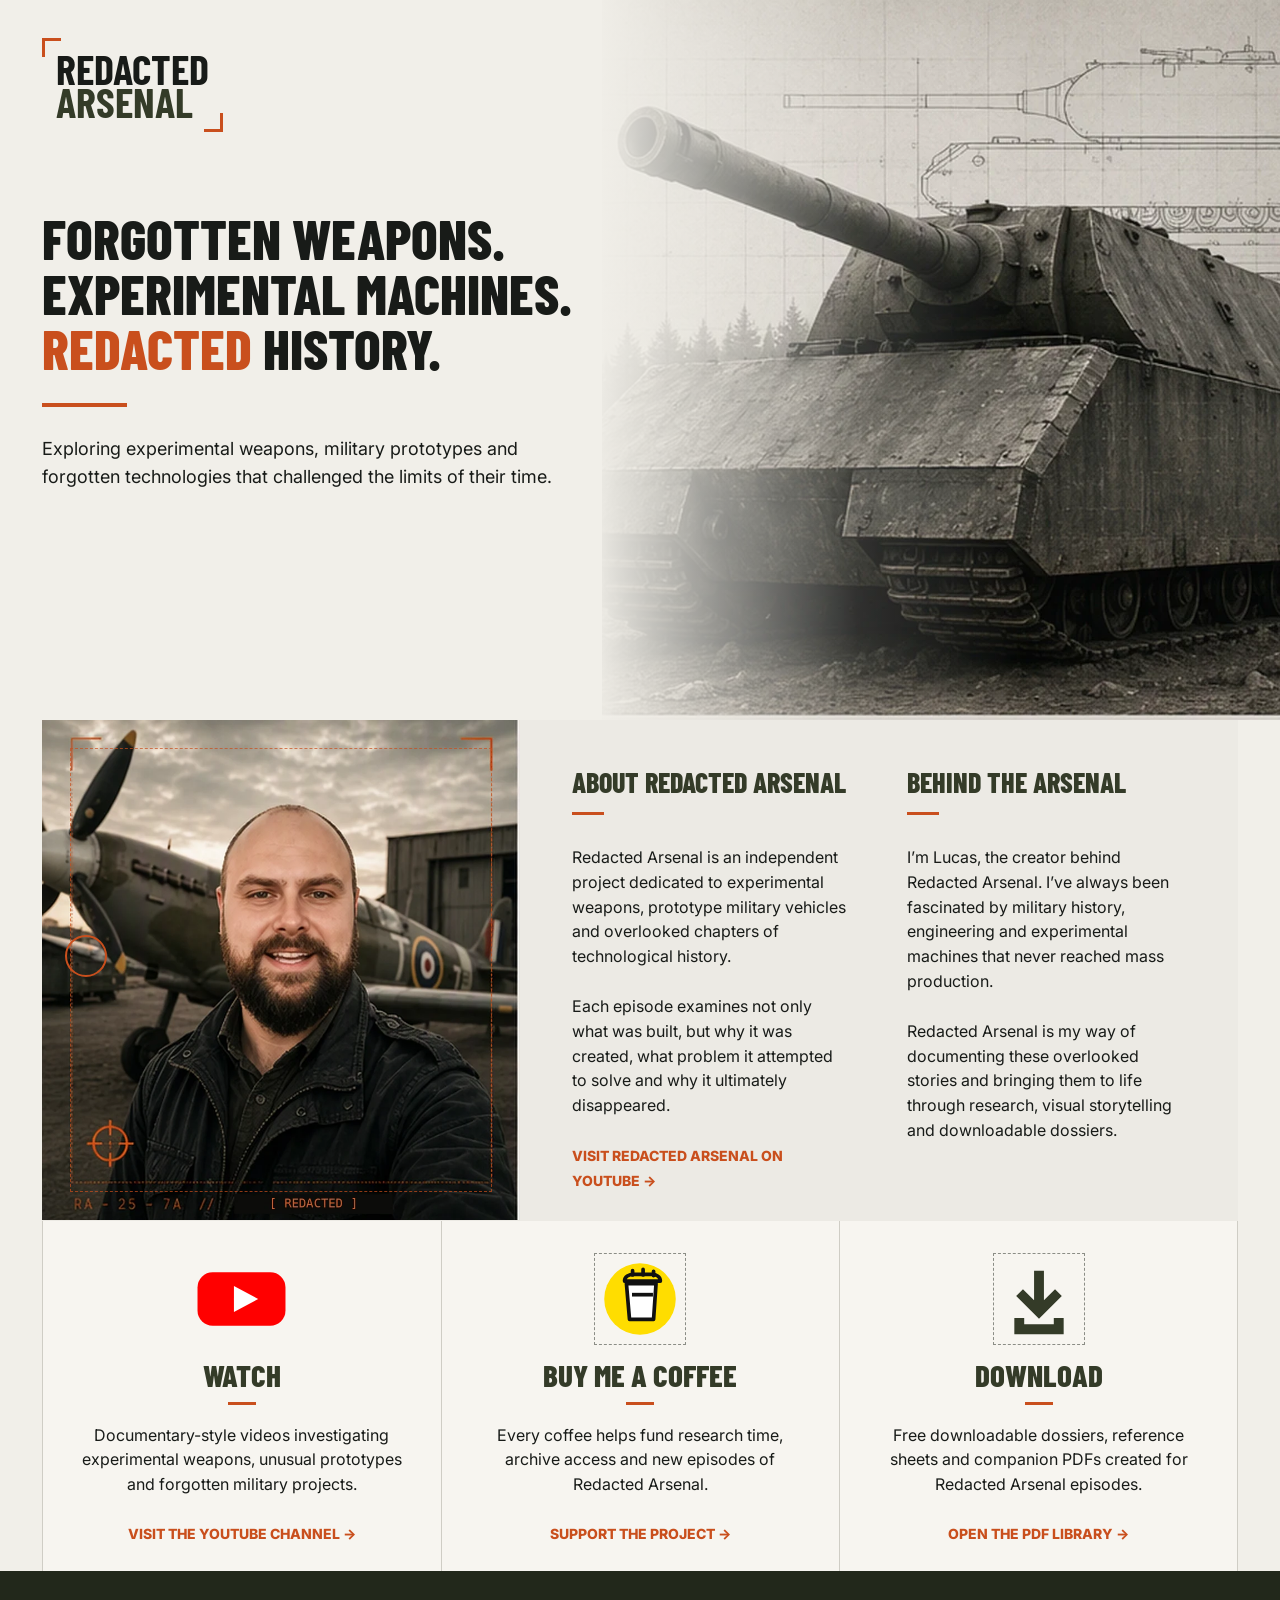
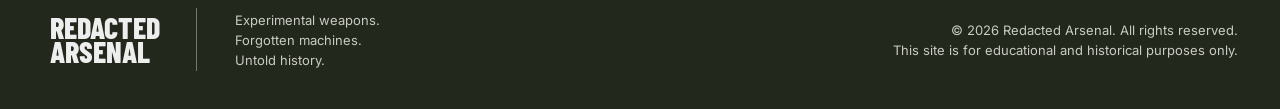
<file: index.html>
<!doctype html>
<html lang="en-GB">
<head>
  <meta charset="utf-8">
  <meta name="viewport" content="width=device-width,initial-scale=1">
  <meta name="description" content="Redacted Arsenal explores experimental weapons, military prototypes and forgotten technologies.">
  <meta name="theme-color" content="#f1efe9">
  <meta property="og:title" content="Redacted Arsenal">
  <meta property="og:description" content="Forgotten weapons. Experimental machines. Redacted history.">
  <meta property="og:url" content="https://lukaszsadlowsky-svg.github.io/redacted-arsenal/">
  <meta property="og:image" content="https://lukaszsadlowsky-svg.github.io/redacted-arsenal/assets/og-image.jpg">
  <meta property="og:image:width" content="1200">
  <meta property="og:image:height" content="630">
  <meta name="twitter:card" content="summary_large_image">
  <link rel="icon" type="image/svg+xml" href="assets/favicon.svg">
  <title>Redacted Arsenal</title>
  <link rel="preconnect" href="https://fonts.googleapis.com">
  <link rel="preconnect" href="https://fonts.gstatic.com" crossorigin>
  <link href="https://fonts.googleapis.com/css2?family=Barlow+Condensed:wght@700;800&family=Inter:wght@400;500;600&display=swap" rel="stylesheet">
  <link rel="stylesheet" href="styles.css">
</head>
<body>
<header class="hero"><div class="heroArt" aria-hidden="true"></div><div class="wrap heroContent"><a class="logo" href="#"><b>REDACTED</b><b>ARSENAL</b></a><div class="heroText"><h1>Forgotten weapons.<br>Experimental machines.<br><span>Redacted</span> history.</h1><i class="rule" aria-hidden="true"></i><p>Exploring experimental weapons, military prototypes and forgotten technologies that challenged the limits of their time.</p></div></div></header>
<main>
<section class="about wrap"><figure><img src="assets/lucas-profile.webp" alt="Lucas beside a Second World War-era fighter aircraft"><i class="target" aria-hidden="true"></i></figure><div class="copy"><article><h2>About Redacted Arsenal</h2><i class="short" aria-hidden="true"></i><p>Redacted Arsenal is an independent project dedicated to experimental weapons, prototype military vehicles and overlooked chapters of technological history.</p><p>Each episode examines not only what was built, but why it was created, what problem it attempted to solve and why it ultimately disappeared.</p><a href="https://www.youtube.com/@RedactedArsenal" target="_blank" rel="noopener noreferrer">Visit Redacted Arsenal on YouTube →</a></article><article><h2>Behind the Arsenal</h2><i class="short" aria-hidden="true"></i><p>I’m Lucas, the creator behind Redacted Arsenal. I’ve always been fascinated by military history, engineering and experimental machines that never reached mass production.</p><p>Redacted Arsenal is my way of documenting these overlooked stories and bringing them to life through research, visual storytelling and downloadable dossiers.</p></article></div></section>
<section class="cards wrap" aria-label="Redacted Arsenal links">
<a class="card youtube-card" href="https://www.youtube.com/@RedactedArsenal" target="_blank" rel="noopener noreferrer"><i class="icon youtube-icon"><img src="assets/youtube.svg" alt="YouTube play button" width="92" height="64"></i><h2>Watch</h2><i class="short centre" aria-hidden="true"></i><p>Documentary-style videos investigating experimental weapons, unusual prototypes and forgotten military projects.</p><b>Visit the YouTube channel →</b></a>
<a class="card" href="https://buymeacoffee.com/Redacted_Arsenal" target="_blank" rel="noopener noreferrer"><i class="icon"><img src="assets/buymeacoffee.svg" alt="" width="74" height="74"></i><h2>Buy me a coffee</h2><i class="short centre" aria-hidden="true"></i><p>Every coffee helps fund research time, archive access and new episodes of Redacted Arsenal.</p><b>Support the project →</b></a>
<a class="card" href="pdfs.html"><i class="icon"><img src="assets/download.svg" alt="" width="72" height="72"></i><h2>Download</h2><i class="short centre" aria-hidden="true"></i><p>Free downloadable dossiers, reference sheets and companion PDFs created for Redacted Arsenal episodes.</p><b>Open the PDF library →</b></a>
</section></main>
<footer><div class="wrap foot"><div class="footBrand"><strong>REDACTED<br>ARSENAL</strong><p>Experimental weapons.<br>Forgotten machines.<br>Untold history.</p></div><p>© 2026 Redacted Arsenal. All rights reserved.<br>This site is for educational and historical purposes only.</p></div></footer>
</body></html>
</file>
<file: styles.css>
:root{--paper:#f1efe9;--ink:#181b18;--olive:#343b28;--dark:#22281b;--orange:#c94f1d;--line:#cfcdc5}.wrap{width:min(100% - 84px,1450px);margin:auto}*{box-sizing:border-box}html{scroll-behavior:smooth}body{margin:0;background:var(--paper);color:var(--ink);font:16px/1.55 Inter,Arial,sans-serif}.hero{min-height:720px;position:relative;overflow:hidden;background:var(--paper)}.heroArt{position:absolute;inset:0 0 0 47%;background:url(assets/maus-hero.webp) center/cover no-repeat}.hero:after{content:"";position:absolute;inset:0;pointer-events:none;background:linear-gradient(90deg,var(--paper) 0 40%,rgba(241,239,233,.96) 47%,rgba(241,239,233,.18) 67%,transparent 80%)}.heroContent{position:relative;z-index:2;padding:38px 0 72px}.logo{display:inline-flex;flex-direction:column;text-decoration:none;color:var(--ink);font:800 42px/.78 'Barlow Condensed',sans-serif;padding:14px;position:relative}.logo b:last-child{color:var(--olive)}.logo:before,.logo:after{content:"";position:absolute;width:16px;height:16px}.logo:before{left:0;top:0;border-left:3px solid var(--orange);border-top:3px solid var(--orange)}.logo:after{right:0;bottom:0;border-right:3px solid var(--orange);border-bottom:3px solid var(--orange)}.heroText{margin-top:78px;width:610px}.hero h1{font:800 clamp(55px,4.35vw,76px)/.99 'Barlow Condensed',sans-serif;text-transform:uppercase;margin:0}.hero h1 span{color:var(--orange)}.rule,.short{display:block;width:85px;height:4px;background:var(--orange);margin:28px 0}.heroText p{max-width:540px;font-size:18px}.about{display:grid;grid-template-columns:40% 60%;background:#eceae4}.about figure{height:500px;position:relative;overflow:hidden;margin:0}.about figure:before{content:"";position:absolute;z-index:2;inset:28px;border:1px dashed rgba(201,79,29,.7)}.about img{width:100%;height:100%;object-fit:cover;object-position:center center;filter:none;image-rendering:auto}.target{position:absolute;z-index:3;left:23px;top:43%;width:42px;height:42px;border:2px solid var(--orange);border-radius:50%}.copy{display:grid;grid-template-columns:1fr 1fr;gap:55px;padding:48px 52px 28px}.copy h2,.card h2{font:800 28px/1 'Barlow Condensed',sans-serif;text-transform:uppercase;color:var(--olive);margin:0}.short{width:32px;height:3px;margin:16px 0 30px}.copy p{margin:0 0 25px}.copy a,.card b{color:var(--orange);text-transform:uppercase;text-decoration:none;font-weight:800;font-size:14px}.cards{position:relative;z-index:3;display:grid;grid-template-columns:repeat(3,1fr);background:#f7f5f0}.card{min-height:350px;padding:32px 38px 26px;border:0;border-left:1px solid var(--line);background:transparent;text-align:center;text-decoration:none;color:inherit;display:flex;flex-direction:column;align-items:center;font:inherit;cursor:pointer;transition:background .18s,transform .18s}.card:last-child{border-right:1px solid var(--line)}.card:hover,.card:focus-visible{background:white;transform:translateY(-3px);outline:2px solid var(--orange);outline-offset:-2px}.icon{width:92px;height:92px;border:1px dashed #8b8d86;display:grid;place-items:center;margin-bottom:14px;position:relative}.icon img{display:block;max-width:78px;max-height:74px;width:auto;height:auto;transition:transform .18s ease}.card:hover .icon img{transform:scale(1.04)}.youtube-icon{border:0;width:104px;height:92px}.youtube-icon img{width:92px;height:64px;max-width:none;max-height:none;object-fit:contain}.card h2{font-size:31px}.centre{margin:12px auto 18px;width:28px}.card p{max-width:380px;margin:0 auto 24px}.card b{margin-top:auto}footer{background:var(--dark);color:#eee;padding:26px 0}.foot{display:flex;justify-content:space-between;align-items:center}.foot>p{font-size:13px;text-align:right;color:#c9cbc4}.footBrand{display:flex;align-items:center;gap:38px}.footBrand strong{font:800 30px/.78 'Barlow Condensed',sans-serif;border-right:1px solid #73776d;padding:8px 36px 8px 8px}.footBrand p{font-size:13px;color:#c9cbc4}.toast{position:fixed;left:50%;bottom:20px;transform:translate(-50%,120px);background:var(--ink);color:#fff;padding:11px 18px;border-left:4px solid var(--orange);transition:.25s;z-index:20}.toast.show{transform:translate(-50%,0)}
@media(max-width:900px){.wrap{width:min(100% - 34px,1450px)}.hero{min-height:780px}.heroArt{inset:30% -15% 0 15%}.hero:after{background:linear-gradient(180deg,var(--paper) 0 50%,rgba(241,239,233,.7) 72%,transparent)}.heroText{width:auto;margin-top:60px}.hero h1{font-size:clamp(48px,10vw,70px)}.about{grid-template-columns:1fr}.about figure{height:520px}.copy{padding:42px 30px}.cards{grid-template-columns:1fr}.card{border:0!important;border-bottom:1px solid var(--line)}.foot{align-items:flex-start;flex-direction:column}.foot>p{text-align:left}}
@media(max-width:600px){.wrap{width:100%}.heroContent{padding:25px 20px 70px}.hero h1{font-size:50px}.heroText p{max-width:88%;font-size:16px}.about figure{height:470px}.copy{grid-template-columns:1fr;padding:38px 24px}.cards{width:100%}.foot{padding:0 22px}.footBrand{gap:18px}.footBrand strong{padding-right:18px}}
@media(prefers-reduced-motion:reduce){*{scroll-behavior:auto!important;transition:none!important}}
</file>
